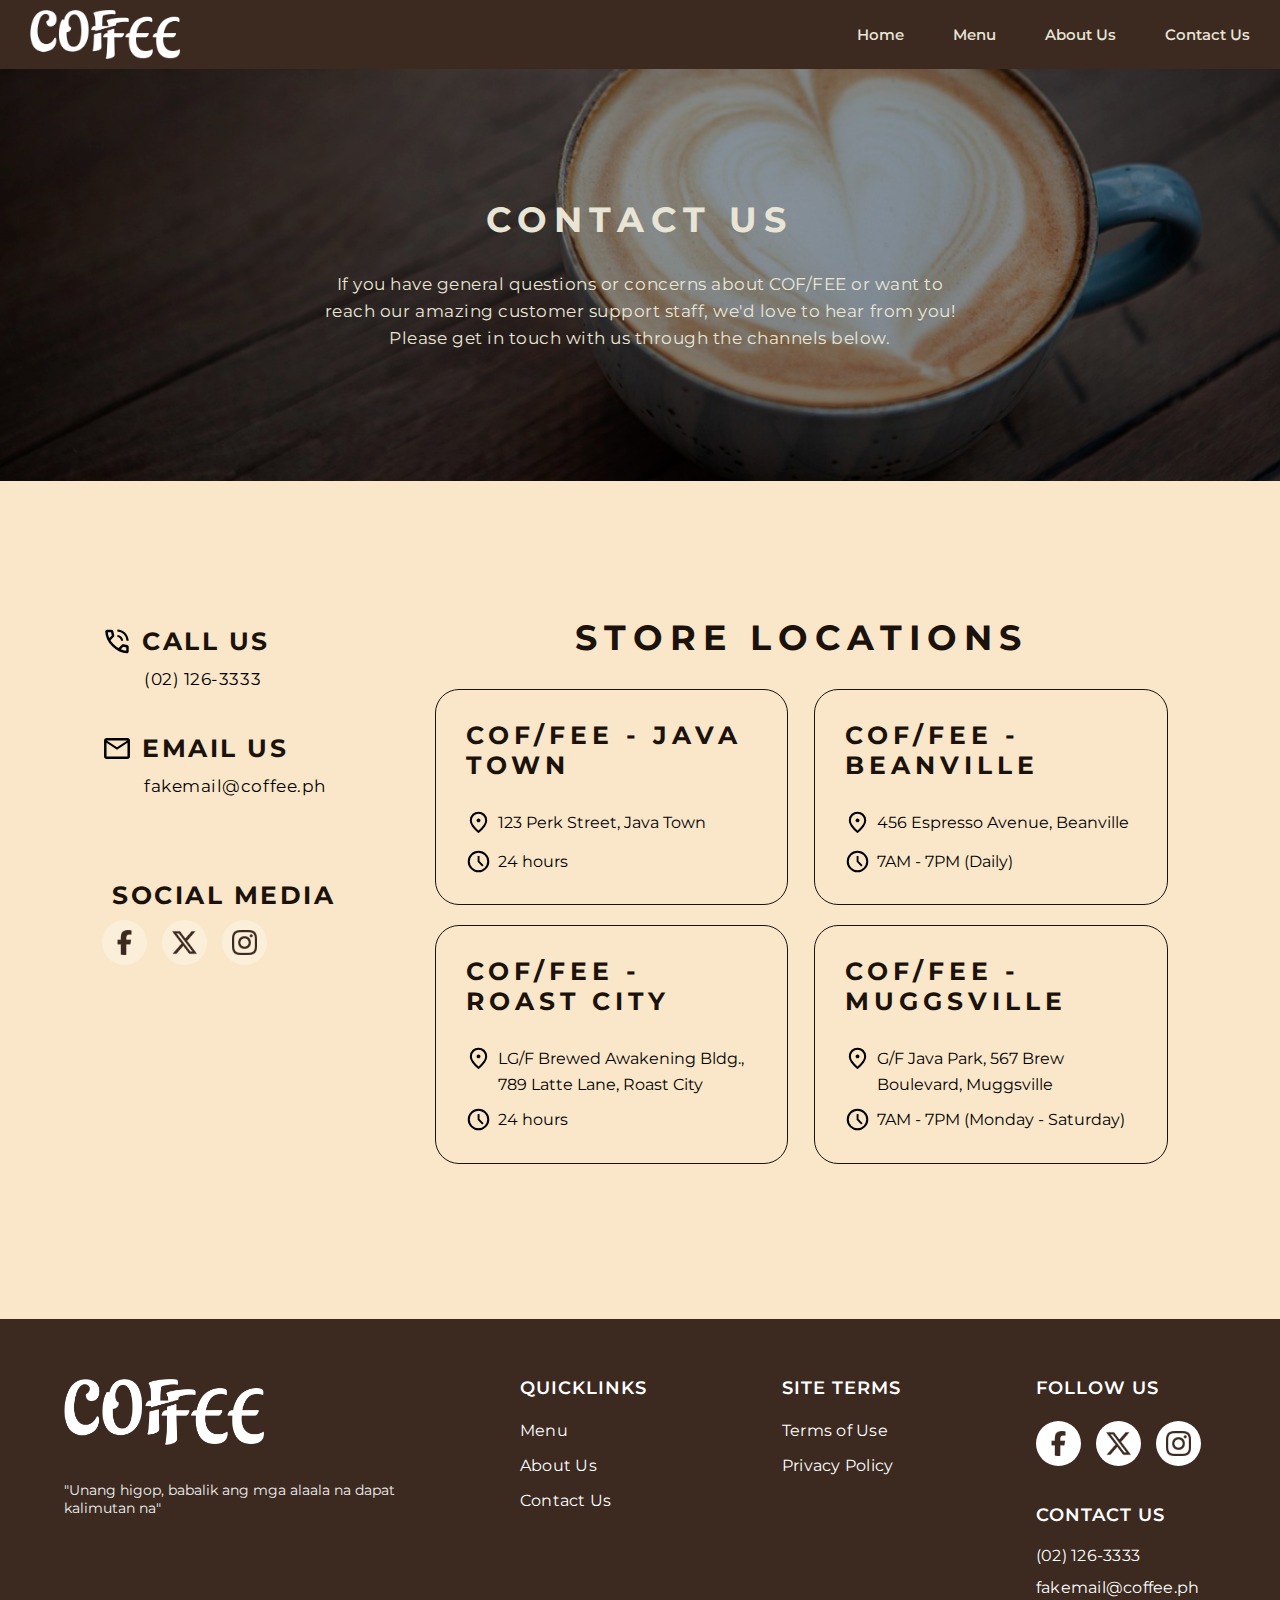
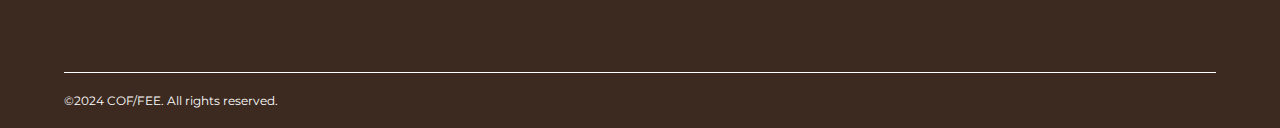
<file: pages/contact.html>
<!DOCTYPE html>
<html lang="en">
<head>
    <meta charset="UTF-8">
    <meta name="viewport" content="width=device-width, initial-scale=1.0">
    <title>COF/FEE</title>
    <link rel="stylesheet" href="../files/styles.css">
    <script src="../files/main.js"></script>
    <script src="https://code.jquery.com/jquery-3.7.1.js" integrity="sha256-eKhayi8LEQwp4NKxN+CfCh+3qOVUtJn3QNZ0TciWLP4=" crossorigin="anonymous"></script>
    <script src="../files/jquery-3.7.1.min.js"></script>
</head>
<script>
    $(function(){
      $("#header").load("header.html"); 
    });
    $(function(){
      $("#footer").load("footer.html");
    });
</script>
<body>
    <!--Navigation Bar-->
    <header id="header"></header>

    <!--Main-->
    <main>
      <div class="cct_wrapper">
        <section class="cct_first">
            <div class="cct_header">
                <h2 class="cct_hdr_h">CONTACT US</h2>
                <p class="cct_hdr_p">If you have general questions or concerns about COF/FEE or want to reach our amazing customer support staff, we'd love to hear from you! Please get in touch with us through the channels below.</p>
            </div>
        </section>
        <section class="cct_second">
            <div class="cct_contact">
                <div class="cct_call">
                    <div class="cct_callmail_img">
                        <svg xmlns="http://www.w3.org/2000/svg" height="31px" viewBox="0 -960 960 960" width="30px" fill="#000"><path d="M786.17-504.52q-5-120.44-89-204.72t-205-89.28v-66.79q73.49 2 138.23 31.07 64.73 29.06 113.3 77.91 48.56 48.85 77.63 113.61 29.06 64.76 31.06 138.2h-66.22Zm-175.78 0q-5-47.18-38.02-79.98-33.02-32.8-80.2-37.8v-66.22q75 5 127.5 57.28t57.5 126.72h-66.78Zm185.74 398.65q-119.45 0-242.46-57.13-123.02-57.13-228-162.11Q220.7-430.09 163.28-553.39q-57.41-123.3-57.41-242.18 0-25.01 16.89-42.07 16.9-17.06 41.67-17.06h140q23.61 0 38.98 13.68 15.37 13.67 21.07 37.72l26.93 116.59q3.2 21.14-1 37.45-4.19 16.3-16.94 27.92l-102.03 97.38q23.73 39.48 50.47 74.09 26.74 34.61 60.05 66.35 34.74 36.3 71.5 64.69t76.1 49l97.83-99.69q13.96-14.96 31.63-20.09 17.67-5.13 36.59-.87l107.69 24.3q24.05 6.83 37.72 23.4 13.68 16.56 13.68 39.95v138.4q0 25.09-17.1 41.83-17.1 16.73-41.47 16.73Zm-564.3-488.91 80.43-78.05-22.43-102.08H186.22q1.43 38.61 11.78 82.25 10.34 43.64 33.83 97.88Zm370.69 365.26q38.18 17.87 83.63 29.3 45.46 11.44 88.76 14v-104.64l-94.52-19.97-77.87 81.31ZM231.83-594.78Zm370.69 365.26Z"/></svg>
                        <h2 class="cct_callmail_h">CALL US</h2>
                    </div>
                    <div class="cct_callmail_content">
                        <p class="cct_callmail_p">(02) 126-3333</p>
                    </div>
                </div>
                <div class="cct_email">
                    <div class="cct_callmail_img">
                        <svg xmlns="http://www.w3.org/2000/svg" height="31px" viewBox="0 -960 960 960" width="30px" fill="#000"><path d="M145.09-145.87q-32.51 0-55.87-23.35-23.35-23.36-23.35-55.87v-509.82q0-32.74 23.35-56.26 23.36-23.53 55.87-23.53h669.82q32.74 0 56.26 23.53 23.53 23.52 23.53 56.26v509.82q0 32.51-23.53 55.87-23.52 23.35-56.26 23.35H145.09ZM480-443.91l-334.91-223v441.82h669.82v-441.82L480-443.91Zm0-73 330.91-218H150.09l329.91 218Zm-334.91-150v-68 509.82-441.82Z"/></svg>
                        <h2 class="cct_callmail_h">EMAIL US</h2>
                    </div>
                    <div class="cct_callmail_content">
                        <a href="mailto:fakemail@coffee.ph">
                            <p class="cct_callmail_p">fakemail@coffee.ph</p>
                        </a>
                    </div>
                </div>
                <div class="cct_follow">
                    <h2 class="cct_callmail_h cct_social">SOCIAL MEDIA</h2>
                    <ul class="social_list">
                        <li><a href="https://www.facebook.com/" class="social_link"><img src="../assets/FB.png" alt="Facebook" class="social_img"></a></li>
                        <li><a href="https://x.com/" class="social_link"><img src="../assets/X.png" alt="X" class="social_img"></a></li>
                        <li><a href="https://www.instagram.com/" class="social_link"><img src="../assets/IG.png" alt="Instagram" class="social_img"></a></li>
                    </ul>
                </div>
            </div>
            <div class="cct_location">
                <h2 class="cct_lct_h">STORE LOCATIONS</h2>
                <div class="lct_container">
                    <div class="lct_content">
                        <h2 class="lct_h">COF/FEE - JAVA TOWN</h2>
                        <div class="lct_address">
                            <div class="lct_img">
                                <svg xmlns="http://www.w3.org/2000/svg" height="25px" viewBox="0 -960 960 960" width="25px" fill="#000"><path d="M480.18-486.04q31.08 0 52.71-21.53 21.63-21.54 21.63-52.61 0-31.08-21.65-52.71-21.65-21.63-52.89-21.63-31.24 0-52.59 21.65-21.35 21.65-21.35 52.89 0 31.24 21.53 52.59 21.54 21.35 52.61 21.35ZM480-170.3q130.17-117.61 192.54-210.74 62.37-93.13 62.37-172.66 0-114.8-73.79-188.01-73.8-73.2-181.04-73.2t-181.11 73.2q-73.88 73.21-73.88 188.01 0 79.53 63.87 172.37Q352.83-288.48 480-170.3Zm0 104.43Q312.22-206.83 229.04-325.46q-83.17-118.63-83.17-228.24 0-155.49 100.76-248.24Q347.39-894.7 480-894.7q132.37 0 233.53 92.76Q814.7-709.19 814.7-553.7q0 109.61-83.46 228.24Q647.78-206.83 480-65.87ZM480-560Z"/></svg>
                            </div>
                            <p class="lct_p">123 Perk Street, Java Town</p>
                        </div>
                        <div class="lct_time">
                            <svg xmlns="http://www.w3.org/2000/svg" height="25px" viewBox="0 -960 960 960" width="25px" fill="#000" class="lct_img"><path d="m620.78-284.74 54.61-53.48-156.17-157.3v-195.22h-72.44v224.75l174 181.25ZM480.08-65.87q-85.47 0-160.94-32.55-75.48-32.56-131.81-88.87T98.44-319.04q-32.57-75.44-32.57-160.9 0-85.45 32.68-160.99 32.67-75.53 88.83-131.69t131.64-89.12Q394.5-894.7 480-894.7q85.5 0 160.98 32.96 75.48 32.96 131.64 89.12 56.16 56.16 89.12 131.64Q894.7-565.5 894.7-480q0 85.5-32.96 160.98-32.96 75.48-89.12 131.64-56.16 56.16-131.61 88.83-75.46 32.68-160.93 32.68ZM480-480Zm-.29 334.91q138.03 0 236.62-98.02 98.58-98.02 98.58-236.61 0-138.58-98.51-236.89-98.51-98.3-236.39-98.3-138.31 0-236.62 98.23-98.3 98.24-98.3 236.68 0 138.87 98.3 236.89 98.3 98.02 236.32 98.02Z"/></svg>
                            <p class="lct_p">24 hours</p>
                        </div>
                    </div>
                    <div class="lct_content">
                        <h2 class="lct_h">COF/FEE - BEANVILLE</h2>
                        <div class="lct_address">
                            <div class="lct_img">
                                <svg xmlns="http://www.w3.org/2000/svg" height="25px" viewBox="0 -960 960 960" width="25px" fill="#000"><path d="M480.18-486.04q31.08 0 52.71-21.53 21.63-21.54 21.63-52.61 0-31.08-21.65-52.71-21.65-21.63-52.89-21.63-31.24 0-52.59 21.65-21.35 21.65-21.35 52.89 0 31.24 21.53 52.59 21.54 21.35 52.61 21.35ZM480-170.3q130.17-117.61 192.54-210.74 62.37-93.13 62.37-172.66 0-114.8-73.79-188.01-73.8-73.2-181.04-73.2t-181.11 73.2q-73.88 73.21-73.88 188.01 0 79.53 63.87 172.37Q352.83-288.48 480-170.3Zm0 104.43Q312.22-206.83 229.04-325.46q-83.17-118.63-83.17-228.24 0-155.49 100.76-248.24Q347.39-894.7 480-894.7q132.37 0 233.53 92.76Q814.7-709.19 814.7-553.7q0 109.61-83.46 228.24Q647.78-206.83 480-65.87ZM480-560Z"/></svg>
                            </div>
                            <p class="lct_p">456 Espresso Avenue, Beanville</p>
                        </div>
                        <div class="lct_time">
                            <svg xmlns="http://www.w3.org/2000/svg" height="25px" viewBox="0 -960 960 960" width="25px" fill="#000" class="lct_img"><path d="m620.78-284.74 54.61-53.48-156.17-157.3v-195.22h-72.44v224.75l174 181.25ZM480.08-65.87q-85.47 0-160.94-32.55-75.48-32.56-131.81-88.87T98.44-319.04q-32.57-75.44-32.57-160.9 0-85.45 32.68-160.99 32.67-75.53 88.83-131.69t131.64-89.12Q394.5-894.7 480-894.7q85.5 0 160.98 32.96 75.48 32.96 131.64 89.12 56.16 56.16 89.12 131.64Q894.7-565.5 894.7-480q0 85.5-32.96 160.98-32.96 75.48-89.12 131.64-56.16 56.16-131.61 88.83-75.46 32.68-160.93 32.68ZM480-480Zm-.29 334.91q138.03 0 236.62-98.02 98.58-98.02 98.58-236.61 0-138.58-98.51-236.89-98.51-98.3-236.39-98.3-138.31 0-236.62 98.23-98.3 98.24-98.3 236.68 0 138.87 98.3 236.89 98.3 98.02 236.32 98.02Z"/></svg>
                            <p class="lct_p">7AM - 7PM (Daily)</p>
                        </div>
                    </div>
                    <div class="lct_content">
                        <h2 class="lct_h">COF/FEE - ROAST CITY</h2>
                        <div class="lct_address">
                            <div class="lct_img">
                                <svg xmlns="http://www.w3.org/2000/svg" height="25px" viewBox="0 -960 960 960" width="25px" fill="#000"><path d="M480.18-486.04q31.08 0 52.71-21.53 21.63-21.54 21.63-52.61 0-31.08-21.65-52.71-21.65-21.63-52.89-21.63-31.24 0-52.59 21.65-21.35 21.65-21.35 52.89 0 31.24 21.53 52.59 21.54 21.35 52.61 21.35ZM480-170.3q130.17-117.61 192.54-210.74 62.37-93.13 62.37-172.66 0-114.8-73.79-188.01-73.8-73.2-181.04-73.2t-181.11 73.2q-73.88 73.21-73.88 188.01 0 79.53 63.87 172.37Q352.83-288.48 480-170.3Zm0 104.43Q312.22-206.83 229.04-325.46q-83.17-118.63-83.17-228.24 0-155.49 100.76-248.24Q347.39-894.7 480-894.7q132.37 0 233.53 92.76Q814.7-709.19 814.7-553.7q0 109.61-83.46 228.24Q647.78-206.83 480-65.87ZM480-560Z"/></svg>
                            </div>
                            <p class="lct_p">LG/F Brewed Awakening Bldg., 789 Latte Lane, Roast City</p>
                        </div>
                        <div class="lct_time">
                            <svg xmlns="http://www.w3.org/2000/svg" height="25px" viewBox="0 -960 960 960" width="25px" fill="#000" class="lct_img"><path d="m620.78-284.74 54.61-53.48-156.17-157.3v-195.22h-72.44v224.75l174 181.25ZM480.08-65.87q-85.47 0-160.94-32.55-75.48-32.56-131.81-88.87T98.44-319.04q-32.57-75.44-32.57-160.9 0-85.45 32.68-160.99 32.67-75.53 88.83-131.69t131.64-89.12Q394.5-894.7 480-894.7q85.5 0 160.98 32.96 75.48 32.96 131.64 89.12 56.16 56.16 89.12 131.64Q894.7-565.5 894.7-480q0 85.5-32.96 160.98-32.96 75.48-89.12 131.64-56.16 56.16-131.61 88.83-75.46 32.68-160.93 32.68ZM480-480Zm-.29 334.91q138.03 0 236.62-98.02 98.58-98.02 98.58-236.61 0-138.58-98.51-236.89-98.51-98.3-236.39-98.3-138.31 0-236.62 98.23-98.3 98.24-98.3 236.68 0 138.87 98.3 236.89 98.3 98.02 236.32 98.02Z"/></svg>
                            <p class="lct_p">24 hours</p>
                        </div>
                    </div>
                    <div class="lct_content">
                        <h2 class="lct_h">COF/FEE - MUGGSVILLE</h2>
                        <div class="lct_address">
                            <div class="lct_img">
                                <svg xmlns="http://www.w3.org/2000/svg" height="25px" viewBox="0 -960 960 960" width="25px" fill="#000"><path d="M480.18-486.04q31.08 0 52.71-21.53 21.63-21.54 21.63-52.61 0-31.08-21.65-52.71-21.65-21.63-52.89-21.63-31.24 0-52.59 21.65-21.35 21.65-21.35 52.89 0 31.24 21.53 52.59 21.54 21.35 52.61 21.35ZM480-170.3q130.17-117.61 192.54-210.74 62.37-93.13 62.37-172.66 0-114.8-73.79-188.01-73.8-73.2-181.04-73.2t-181.11 73.2q-73.88 73.21-73.88 188.01 0 79.53 63.87 172.37Q352.83-288.48 480-170.3Zm0 104.43Q312.22-206.83 229.04-325.46q-83.17-118.63-83.17-228.24 0-155.49 100.76-248.24Q347.39-894.7 480-894.7q132.37 0 233.53 92.76Q814.7-709.19 814.7-553.7q0 109.61-83.46 228.24Q647.78-206.83 480-65.87ZM480-560Z"/></svg>
                            </div>
                            <p class="lct_p">G/F Java Park, 567 Brew Boulevard, Muggsville</p>
                        </div>
                        <div class="lct_time">
                            <svg xmlns="http://www.w3.org/2000/svg" height="25px" viewBox="0 -960 960 960" width="25px" fill="#000" class="lct_img"><path d="m620.78-284.74 54.61-53.48-156.17-157.3v-195.22h-72.44v224.75l174 181.25ZM480.08-65.87q-85.47 0-160.94-32.55-75.48-32.56-131.81-88.87T98.44-319.04q-32.57-75.44-32.57-160.9 0-85.45 32.68-160.99 32.67-75.53 88.83-131.69t131.64-89.12Q394.5-894.7 480-894.7q85.5 0 160.98 32.96 75.48 32.96 131.64 89.12 56.16 56.16 89.12 131.64Q894.7-565.5 894.7-480q0 85.5-32.96 160.98-32.96 75.48-89.12 131.64-56.16 56.16-131.61 88.83-75.46 32.68-160.93 32.68ZM480-480Zm-.29 334.91q138.03 0 236.62-98.02 98.58-98.02 98.58-236.61 0-138.58-98.51-236.89-98.51-98.3-236.39-98.3-138.31 0-236.62 98.23-98.3 98.24-98.3 236.68 0 138.87 98.3 236.89 98.3 98.02 236.32 98.02Z"/></svg>
                            <p class="lct_p">7AM - 7PM (Monday - Saturday)</p>
                        </div>
                    </div>
                </div>
            </div>
        </section>
    </div>
    </main>

    <!--Footer-->
    <footer id="footer"></footer>

</body>
</html>
</file>
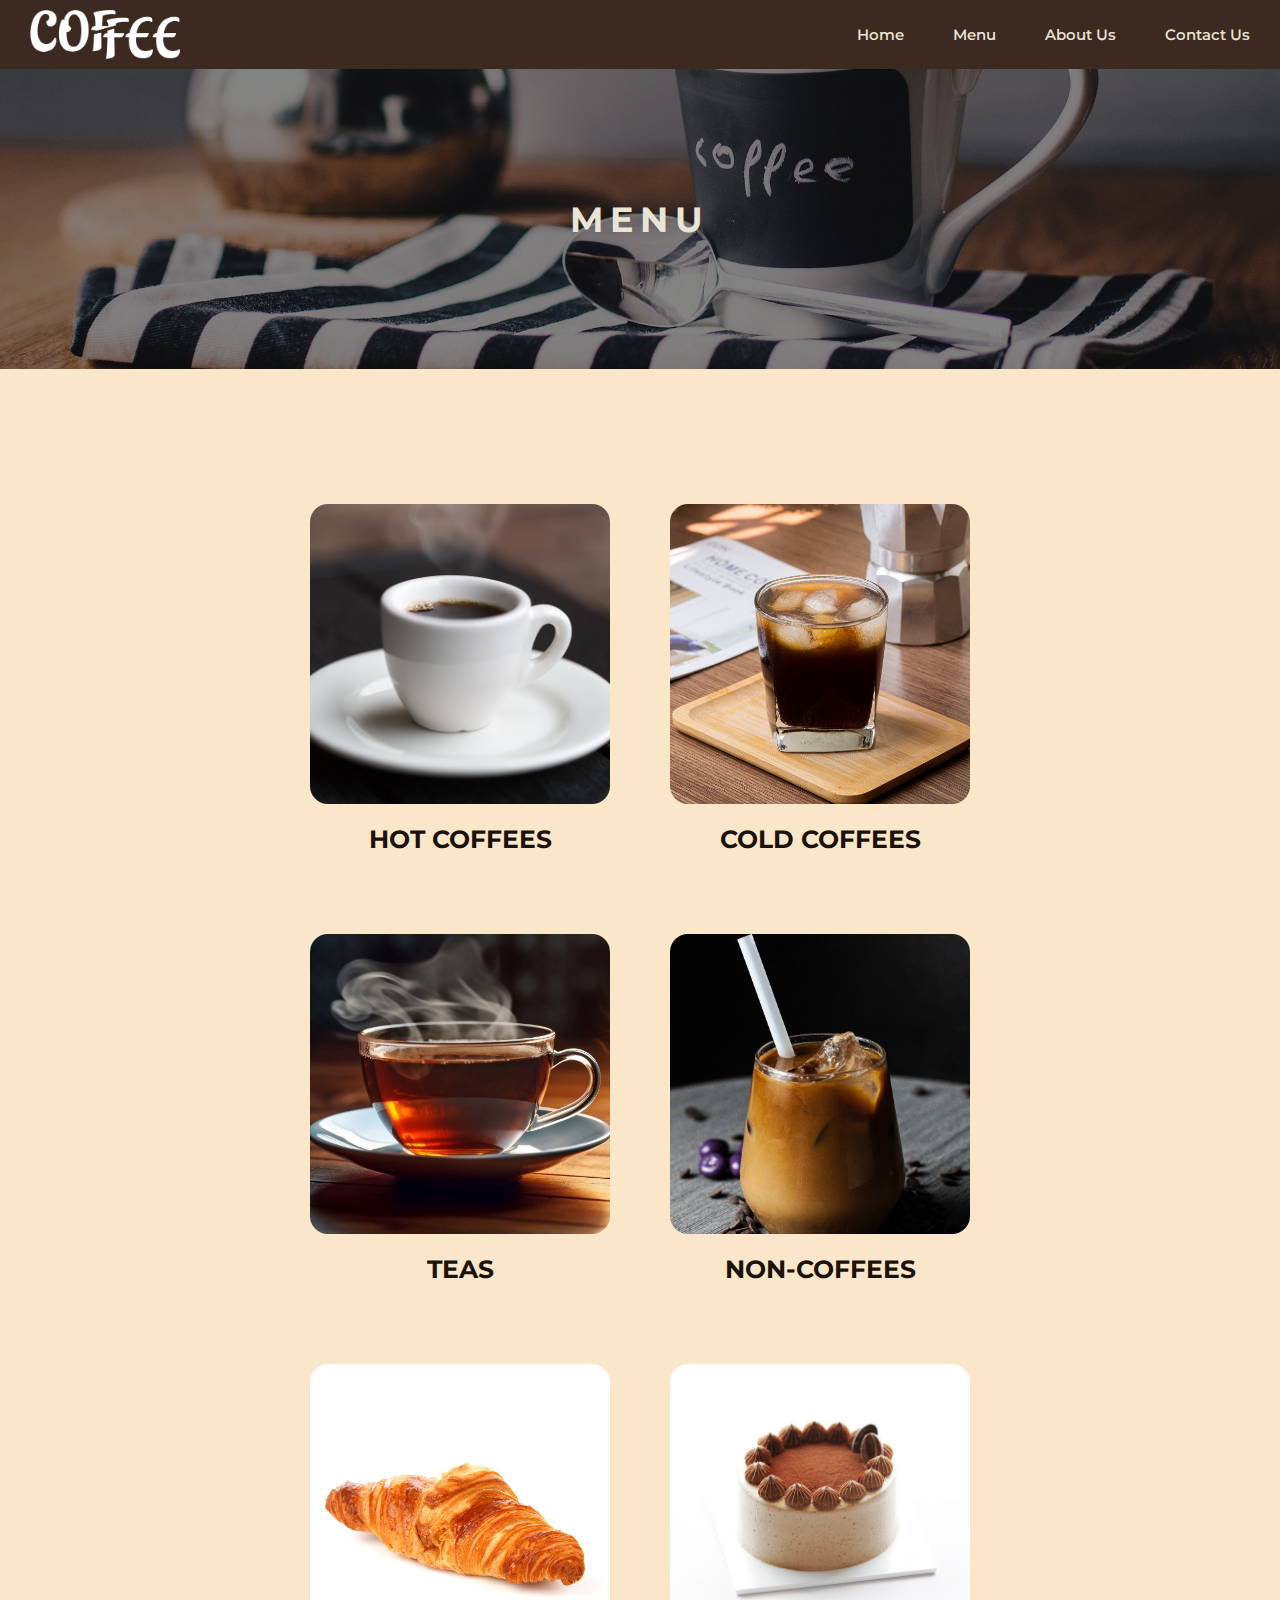
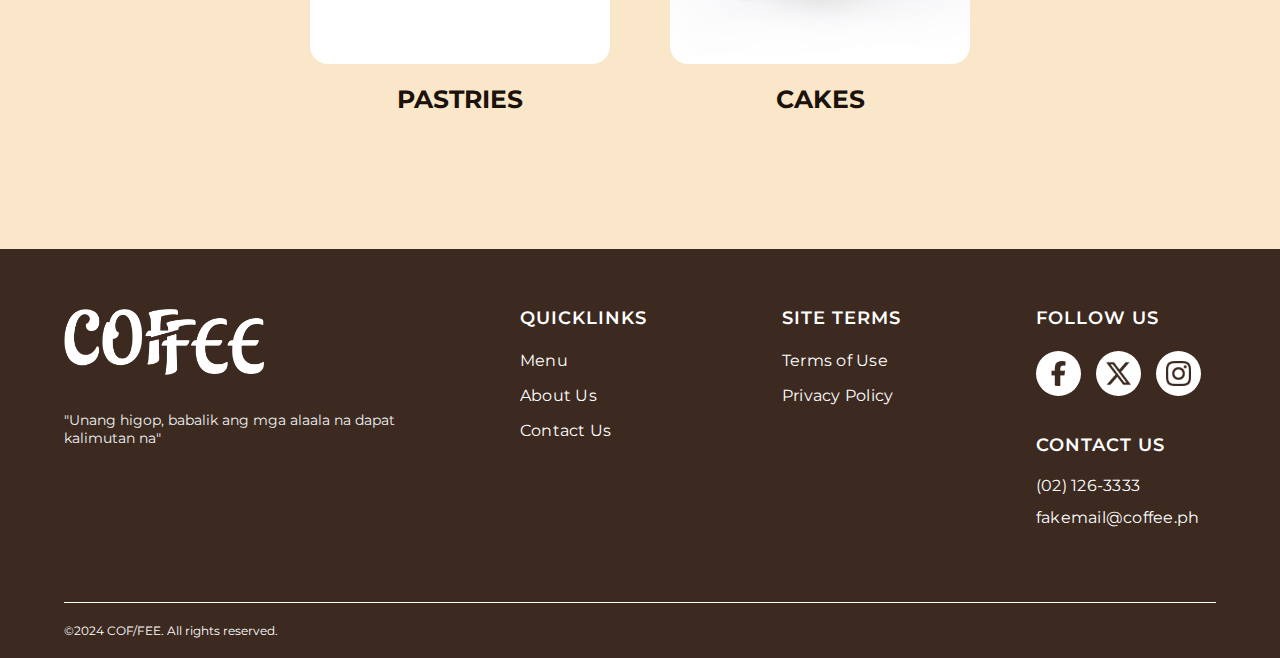
<file: pages/menu.html>
<!DOCTYPE html>
<html lang="en">
<head>
    <meta charset="UTF-8">
    <meta name="viewport" content="width=device-width, initial-scale=1.0">
    <title>COF/FEE</title>
    <link rel="stylesheet" href="../files/styles.css">
    <script src="../files/main.js"></script>
    <script src="https://code.jquery.com/jquery-3.7.1.js" integrity="sha256-eKhayi8LEQwp4NKxN+CfCh+3qOVUtJn3QNZ0TciWLP4=" crossorigin="anonymous"></script>
    <script src="../files/jquery-3.7.1.min.js"></script>
</head>
<script>
    $(function(){
      $("#header").load("header.html"); 
    });
    $(function(){
      $("#footer").load("footer.html");
    });
</script>
<body>
    <!--Navigation Bar-->
    <header id="header"></header>

    <!--Main-->
    <main>
      <div class="mn_wrapper">
        <section class="mn_first">
            <div class="mn_header">
                <h2 class="mn_hdr_h">MENU</h2>
            </div>
        </section>
        <section class="mn_second">
          <div class="mn_scnd_container">
            <div class="mn_prdcts_container">
              <div class="mn_prdcts">
                <article class="mn_prdcts_1">
                  <a href="" class="mn_prdcts_link">
                    <div class="mn_prdcts_pic">
                      <picture>
                        <source src="../assets/hot-coffee.jpg">
                        <img src="../assets/hot-coffee.jpg" alt="Hot Coffee">
                      </picture>
                    </div>
                    <div class="mn_prdcts_txt">
                      <p>HOT COFFEES</p>
                    </div>
                  </a>
                </article>
              </div>
              <div class="mn_prdcts">
                <article class="mn_prdcts_2">
                  <a href="" class="mn_prdcts_link">
                    <div class="mn_prdcts_pic">
                      <picture>
                        <source src="../assets/cold-coffee.jpg">
                        <img src="../assets/cold-coffee.jpg" alt="Cold Coffee">
                      </picture>
                    </div>
                    <div class="mn_prdcts_txt">
                      <p>COLD COFFEES</p>
                    </div>
                  </a>
                </article>
              </div>
              <div class="mn_prdcts">
                <article class="mn_prdcts_3">
                  <a href="" class="mn_prdcts_link">
                    <div class="mn_prdcts_pic">
                      <picture>
                        <source src="../assets/tea.jpg">
                        <img src="../assets/tea.jpg" alt="Tea">
                      </picture>
                    </div>
                    <div class="mn_prdcts_txt">
                      <p>TEAS</p>
                    </div>
                  </a>
                </article>
              </div>
              <div class="mn_prdcts">
                <article class="mn_prdcts_4">
                  <a href="" class="mn_prdcts_link">
                    <div class="mn_prdcts_pic">
                      <picture>
                        <source src="../assets/non-coffee.png">
                        <img src="../assets/non-coffee.png" alt="Non-Coffee">
                      </picture>
                    </div>
                    <div class="mn_prdcts_txt">
                      <p>NON-COFFEES</p>
                    </div>
                  </a>
                </article>
              </div>
              <div class="mn_prdcts">
                <article class="mn_prdcts_5">
                  <a href="" class="mn_prdcts_link">
                    <div class="mn_prdcts_pic">
                      <picture>
                        <source src="../assets/pastries.jpg">
                        <img src="../assets/pastries.jpg" alt="Pastries">
                      </picture>
                    </div>
                    <div class="mn_prdcts_txt">
                      <p>PASTRIES</p>
                    </div>
                  </a>
                </article>
              </div>
              <div class="mn_prdcts">
                <article class="mn_prdcts_6">
                  <a href="" class="mn_prdcts_link">
                    <div class="mn_prdcts_pic">
                      <picture>
                        <source srcset="../assets/cake.jpg">
                        <img src="../assets/cake.jpg" alt="Cake">
                      </picture>
                    </div>
                    <div class="mn_prdcts_txt">
                      <p>CAKES</p>
                    </div>
                  </a>
                </article>
              </div>
            </div>
          </div>
        </section>
      </div>
    </main>

    <!--Footer-->
    <footer id="footer"></footer>

</body>
</html>
</file>
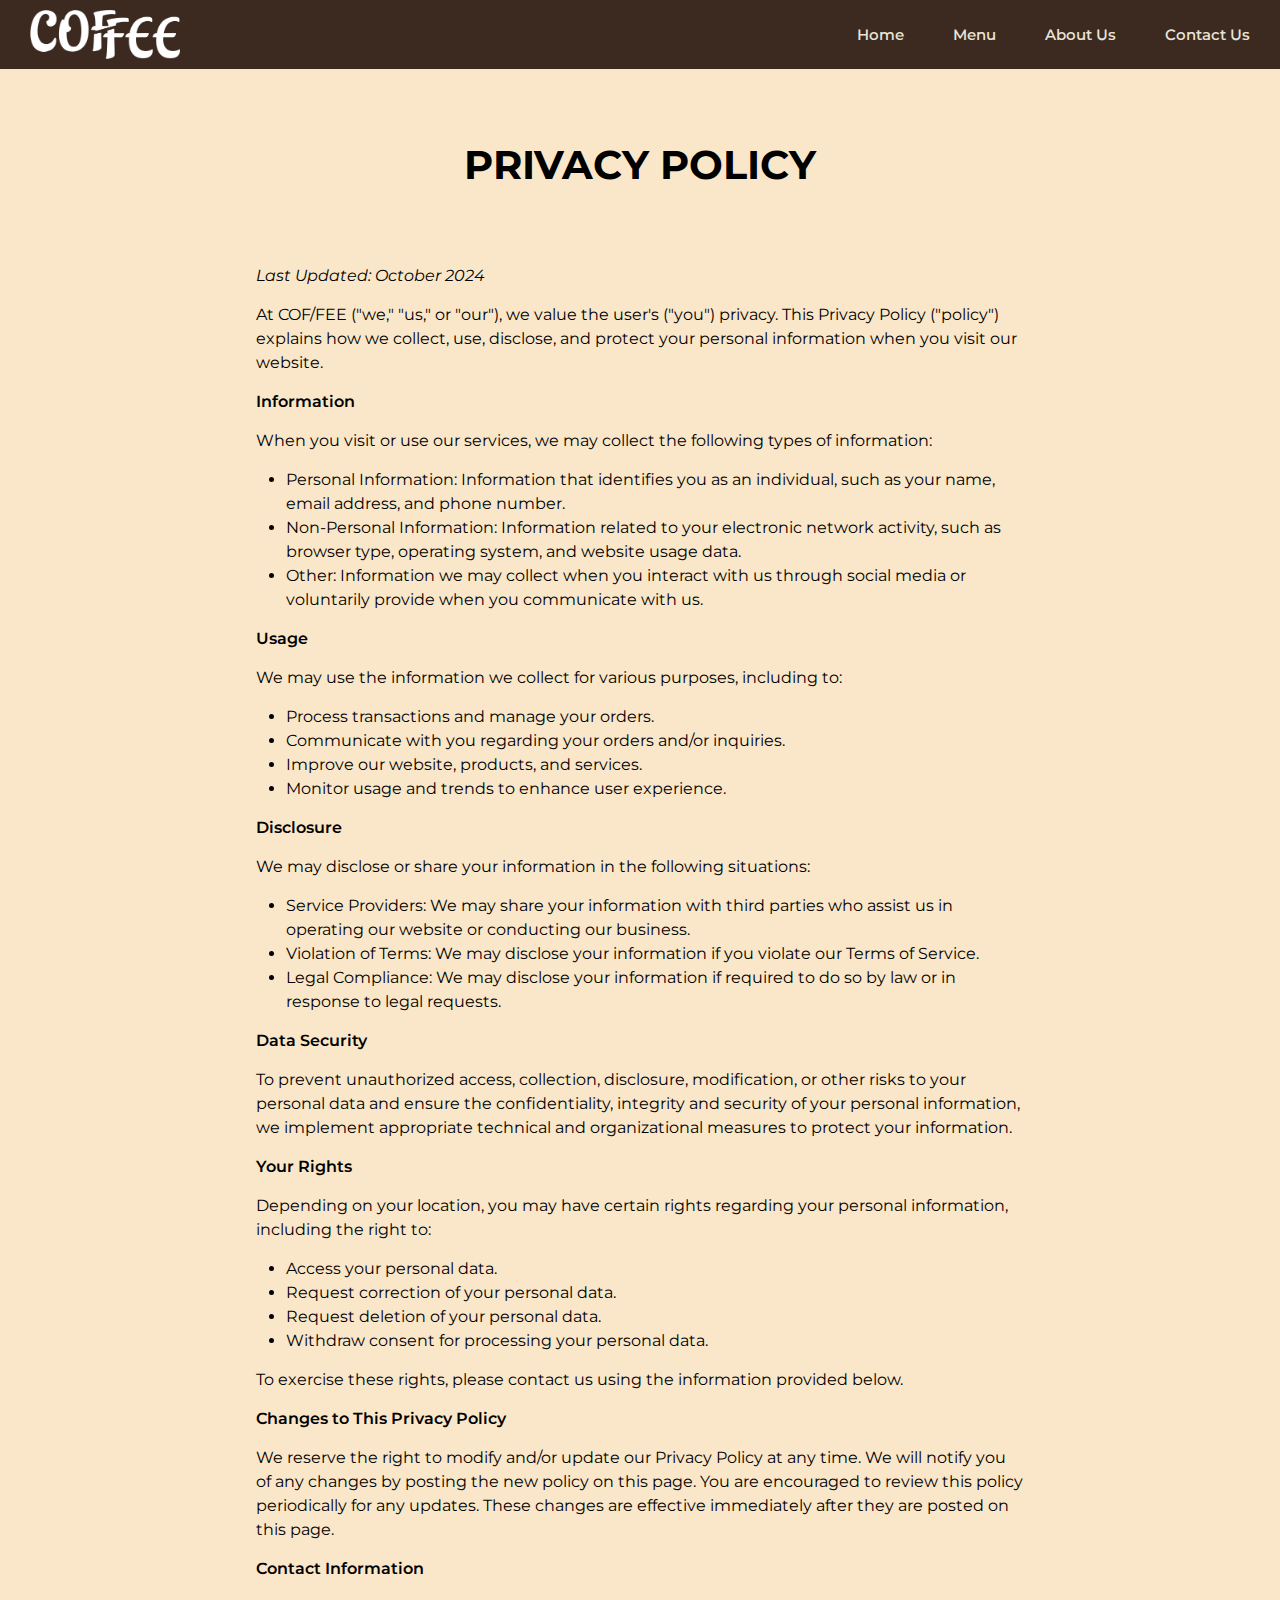
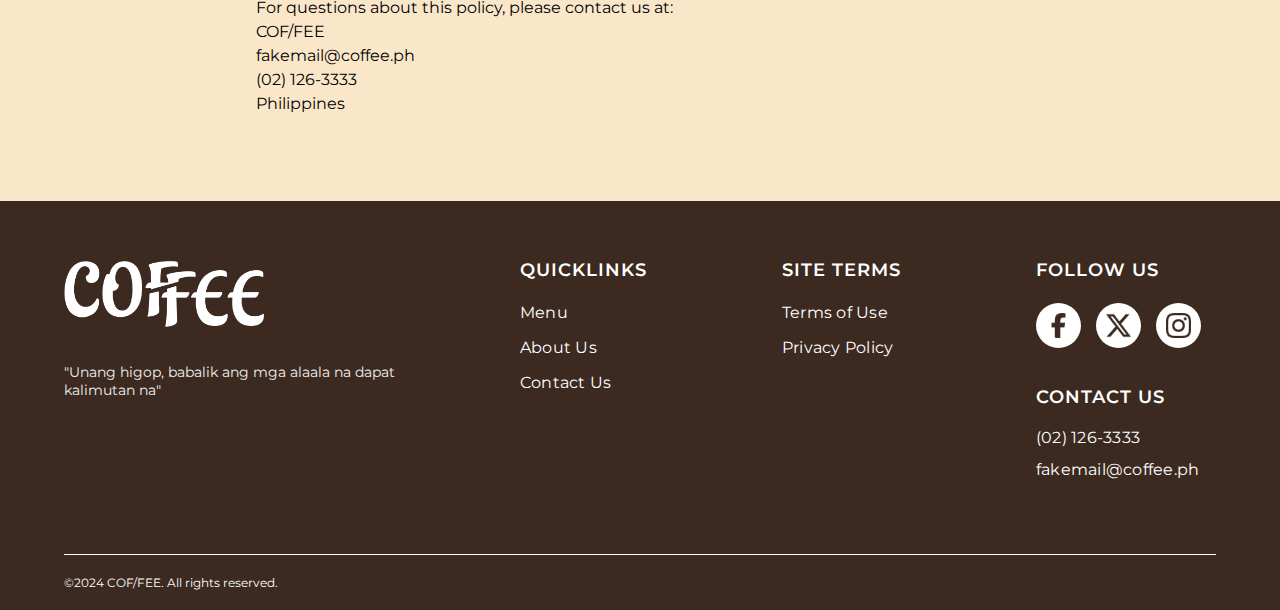
<file: pages/privacy.html>
<!DOCTYPE html>
<html lang="en">
<head>
    <meta charset="UTF-8">
    <meta name="viewport" content="width=device-width, initial-scale=1.0">
    <title>COF/FEE</title>
    <link rel="stylesheet" href="../files/styles.css">
    <script src="../files/main.js"></script>
    <script src="https://code.jquery.com/jquery-3.7.1.js" integrity="sha256-eKhayi8LEQwp4NKxN+CfCh+3qOVUtJn3QNZ0TciWLP4=" crossorigin="anonymous"></script>
    <script src="../files/jquery-3.7.1.min.js"></script>
</head>
<script>
    $(function(){
      $("#header").load("header.html"); 
    });
    $(function(){
      $("#footer").load("footer.html");
    });
</script>
<body>
    <!--Navigation Bar-->
    <header id="header"></header>

    <!--Main-->
    <main>
      <div class="terms_container">
        <div class="terms_header">
          <h1>PRIVACY POLICY</h1>
        </div>
        <div class="terms_text">
          <p><em>Last Updated: October 2024</em></p>
          <p>At COF/FEE ("we," "us," or "our"), we value the user's ("you") privacy. This Privacy Policy ("policy") explains how we collect, use, disclose, and protect your personal information when you visit our website.</p>
          <p class="terms_text_h">Information</p>
          <p>When you visit or use our services, we may collect the following types of information:</p>
          <ul class="terms_list">
            <li>Personal Information: Information that identifies you as an individual, such as your name, email address, and phone number.</li>
            <li>Non-Personal Information: Information related to your electronic network activity, such as browser type, operating system, and website usage data.</li>
            <li>Other: Information we may collect when you interact with us through social media or voluntarily provide when you communicate with us.</li>
          </ul>
          <p class="terms_text_h">Usage</p>
          <p>We may use the information we collect for various purposes, including to:</p>
          <ul class="terms_list">
            <li>Process transactions and manage your orders.</li>
            <li>Communicate with you regarding your orders and/or inquiries.</li>
            <li>Improve our website, products, and services.</li>
            <li>Monitor usage and trends to enhance user experience.</li>
          </ul>
          <p class="terms_text_h">Disclosure</p>
          <p>We may disclose or share your information in the following situations:</p>
          <ul class="terms_list">
            <li>Service Providers: We may share your information with third parties who assist us in operating our website or conducting our business.</li>
            <li>Violation of Terms: We may disclose your information if you violate our Terms of Service.</li>
            <li>Legal Compliance: We may disclose your information if required to do so by law or in response to legal requests.</li>
          </ul>
          <p class="terms_text_h">Data Security</p>
          <p>To prevent unauthorized access, collection, disclosure, modification, or other risks to your personal data and ensure the confidentiality, integrity and security of your personal information, we implement appropriate technical and organizational measures to protect your information.</p>
          <p class="terms_text_h">Your Rights</p>
          <p>Depending on your location, you may have certain rights regarding your personal information, including the right to:</p>
          <ul class="terms_list">
            <li>Access your personal data.</li>
            <li>Request correction of your personal data.</li>
            <li>Request deletion of your personal data.</li>
            <li>Withdraw consent for processing your personal data.</li>
          </ul>
          <p>To exercise these rights, please contact us using the information provided below.</p>
          <p class="terms_text_h">Changes to This Privacy Policy</p>
          <p>We reserve the right to modify and/or update our Privacy Policy at any time. We will notify you of any changes by posting the new policy on this page. You are encouraged to review this policy periodically for any updates. These changes are effective immediately after they are posted on this page. </p>
          <p class="terms_text_h">Contact Information</p>
          <p>For questions about this policy, please contact us at:
            <br>
            COF/FEE
            <br>
            fakemail@coffee.ph
            <br>
            (02) 126-3333
            <br>
            Philippines
          </p>
        </div>
      </div>
    </main>

    <!--Footer-->
    <footer id="footer"></footer>

</body>
</html>
</file>
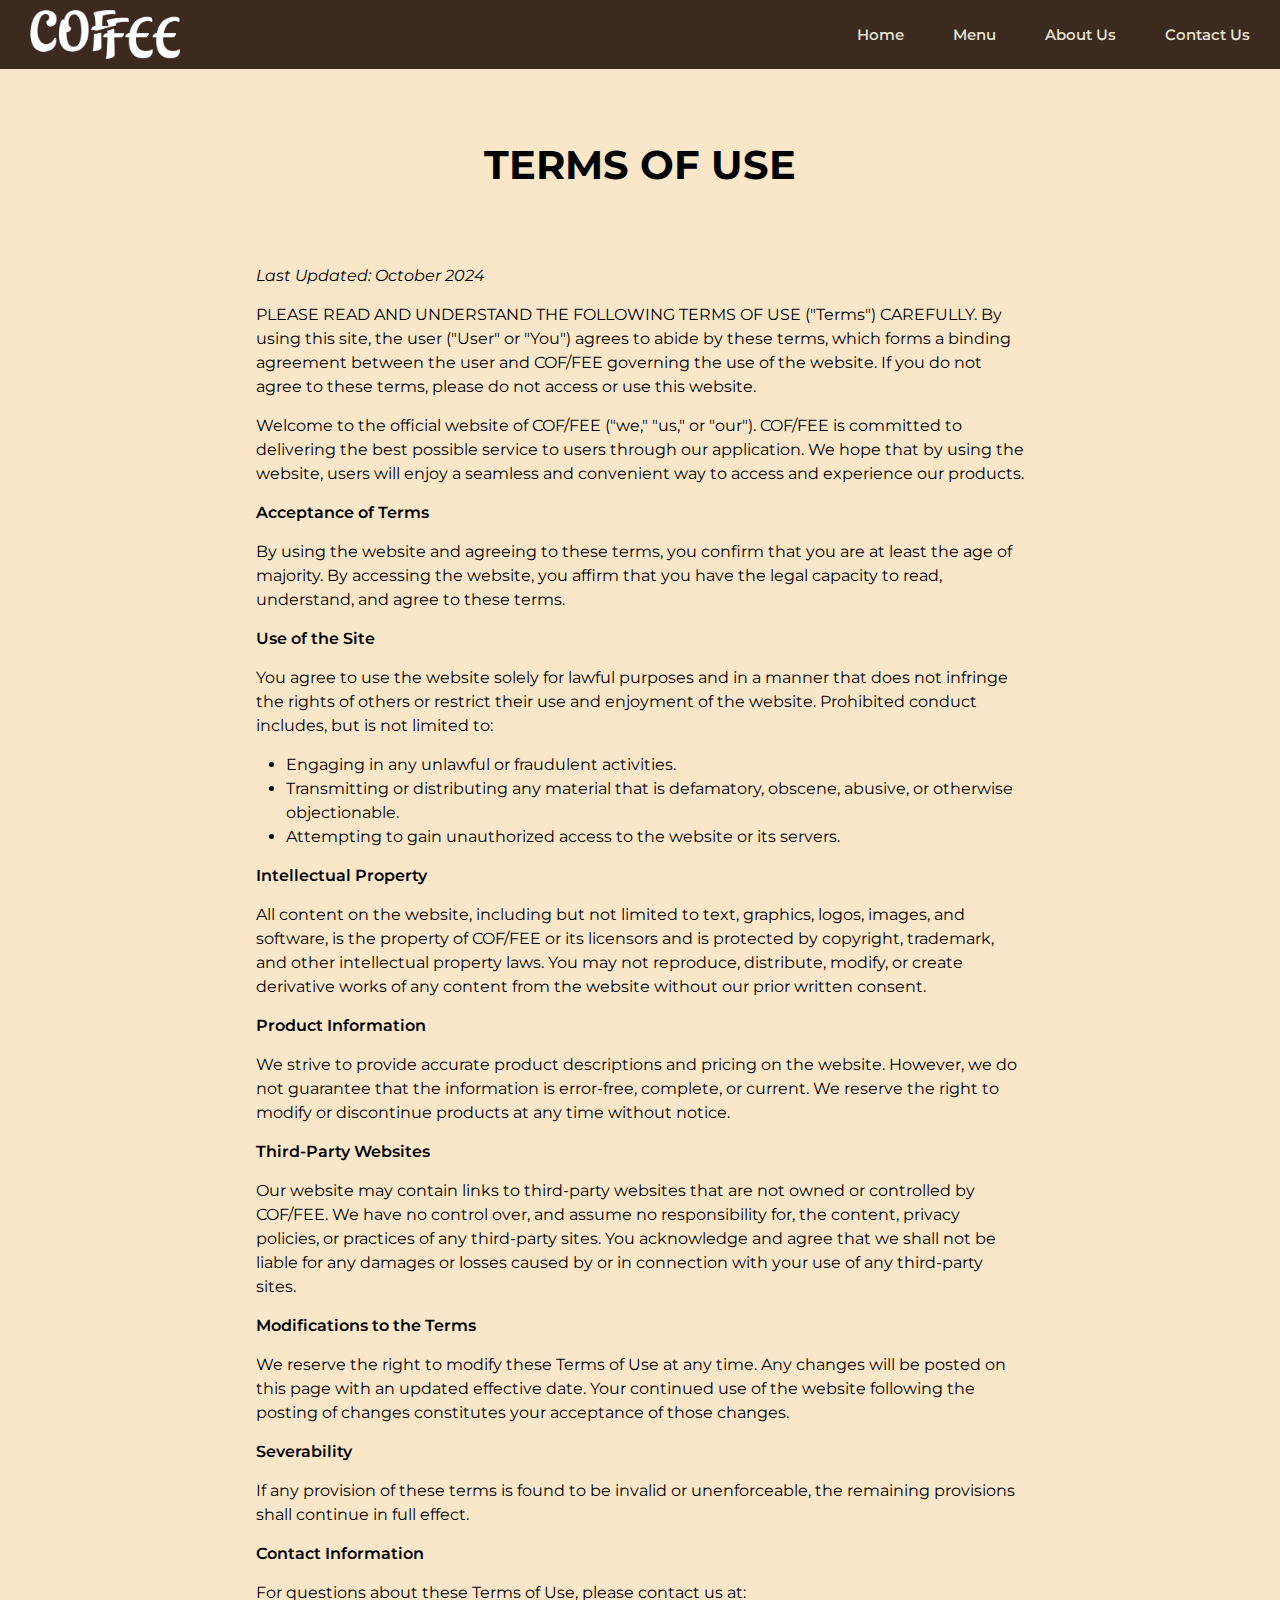
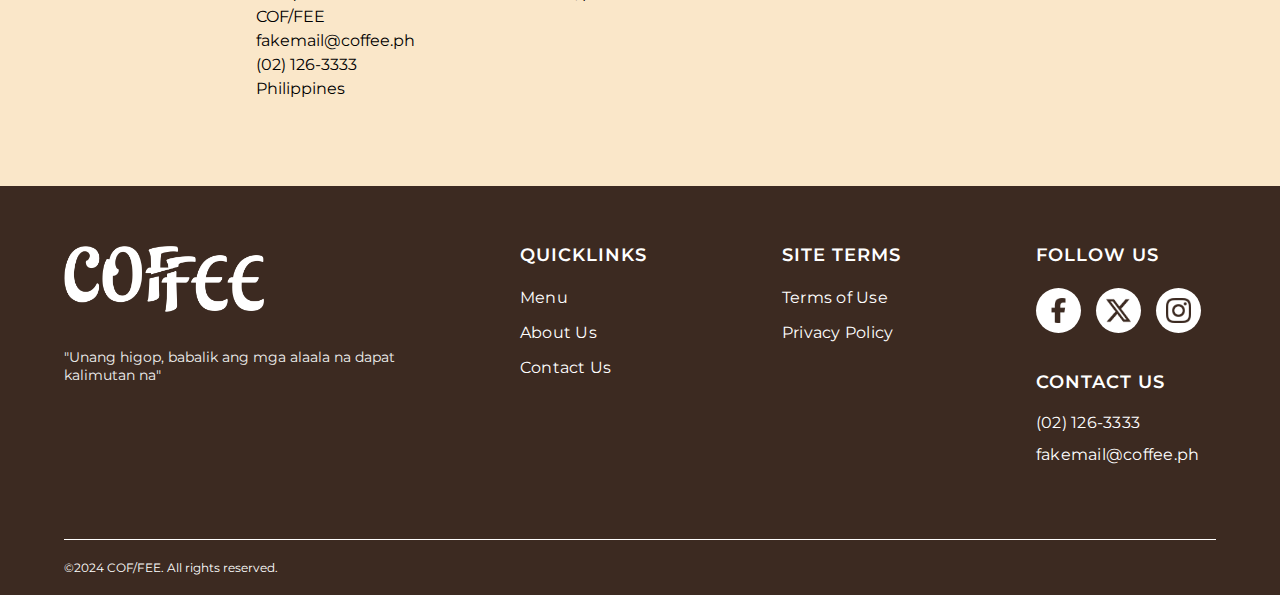
<file: pages/terms.html>
<!DOCTYPE html>
<html lang="en">
<head>
    <meta charset="UTF-8">
    <meta name="viewport" content="width=device-width, initial-scale=1.0">
    <title>COF/FEE</title>
    <link rel="stylesheet" href="../files/styles.css">
    <script src="../files/main.js"></script>
    <script src="https://code.jquery.com/jquery-3.7.1.js" integrity="sha256-eKhayi8LEQwp4NKxN+CfCh+3qOVUtJn3QNZ0TciWLP4=" crossorigin="anonymous"></script>
    <script src="../files/jquery-3.7.1.min.js"></script>
</head>
<script>
    $(function(){
      $("#header").load("header.html"); 
    });
    $(function(){
      $("#footer").load("footer.html");
    });
</script>
<body>
    <!--Navigation Bar-->
    <header id="header"></header>

    <!--Main-->
    <main>
      <div class="terms_container">
        <div class="terms_header">
          <h1>TERMS OF USE</h1>
        </div>
        <div class="terms_text">
          <p><em>Last Updated: October 2024</em></p>
          <p>PLEASE READ AND UNDERSTAND THE FOLLOWING TERMS OF USE ("Terms") CAREFULLY.
          By using this site, the user ("User" or "You") agrees to abide by these terms, which forms a binding agreement between the user and COF/FEE governing the use of the website. If you do not agree to these terms, please do not access or use this website.</p>
          <p>Welcome to the official website of COF/FEE ("we," "us," or "our"). COF/FEE is committed to delivering the best possible service to users through our application. We hope that by using the website, users will enjoy a seamless and convenient way to access and experience our products.</p>
          <p class="terms_text_h">Acceptance of Terms</p>
          <p>By using the website and agreeing to these terms, you confirm that you are at least the age of majority. By accessing the website, you affirm that you have the legal capacity to read, understand, and agree to these terms.</p>
          <p class="terms_text_h">Use of the Site</p>
          <p>You agree to use the website solely for lawful purposes and in a manner that does not infringe the rights of others or restrict their use and enjoyment of the website. Prohibited conduct includes, but is not limited to:</p>
          <ul class="terms_list">
            <li>Engaging in any unlawful or fraudulent activities.</li>
            <li>Transmitting or distributing any material that is defamatory, obscene, abusive, or otherwise objectionable.</li>
            <li>Attempting to gain unauthorized access to the website or its servers.</li>
          </ul>
          <p class="terms_text_h">Intellectual Property</p>
          <p>All content on the website, including but not limited to text, graphics, logos, images, and software, is the property of COF/FEE or its licensors and is protected by copyright, trademark, and other intellectual property laws. You may not reproduce, distribute, modify, or create derivative works of any content from the website without our prior written consent.</p>
          <p class="terms_text_h">Product Information</p>
          <p>We strive to provide accurate product descriptions and pricing on the website. However, we do not guarantee that the information is error-free, complete, or current. We reserve the right to modify or discontinue products at any time without notice.</p>
          <p class="terms_text_h">Third-Party Websites</p>
          <p>Our website may contain links to third-party websites that are not owned or controlled by COF/FEE. We have no control over, and assume no responsibility for, the content, privacy policies, or practices of any third-party sites. You acknowledge and agree that we shall not be liable for any damages or losses caused by or in connection with your use of any third-party sites.</p>
          <p class="terms_text_h">Modifications to the Terms</p>
          <p>We reserve the right to modify these Terms of Use at any time. Any changes will be posted on this page with an updated effective date. Your continued use of the website following the posting of changes constitutes your acceptance of those changes.</p>
          <p class="terms_text_h">Severability</p>
          <p>If any provision of these terms is found to be invalid or unenforceable, the remaining provisions shall continue in full effect.</p>
          <p class="terms_text_h">Contact Information</p>
          <p>For questions about these Terms of Use, please contact us at:
            <br>
            COF/FEE
            <br>
            fakemail@coffee.ph
            <br>
            (02) 126-3333
            <br>
            Philippines
          </p>
        </div>
      </div>
    </main>

    <!--Footer-->
    <footer id="footer"></footer>

</body>
</html>
</file>
<file: files/styles.css>
@import url('https://fonts.googleapis.com/css2?family=Montserrat:ital,wght@0,100..900;1,100..900&display=swap');
@import url('https://fonts.googleapis.com/css2?family=Varela+Round&display=swap');
@import url('https://fonts.googleapis.com/css2?family=Comfortaa:wght@300..700&display=swap');
@import url('https://fonts.googleapis.com/css2?family=Barlow:ital,wght@0,100;0,200;0,300;0,400;0,500;0,600;0,700;0,800;0,900;1,100;1,200;1,300;1,400;1,500;1,600;1,700;1,800;1,900&display=swap');
@import url('https://fonts.googleapis.com/css2?family=Lexend:wght@100..900&display=swap');

::-webkit-scrollbar{
    width: 10px;
}

::-webkit-scrollbar-track{
    background: #D5CEA3;
}

::-webkit-scrollbar-thumb{
    background: #1A120B;
    border-radius: 10px;
}

*{
    margin: 0;
    padding: 0;
    font-family: 'Montserrat', Verdana, sans-serif;
}

html{
    scroll-behavior: smooth;
}

.go_top{
    display: none;
    position: fixed;
    bottom: 20px;
    right: 30px;
    z-index: 99;
    border: none;
    background-color: #1A120B;
    cursor: pointer;
    padding: 0.6em;
    border-radius: 10px;
}
  
.go_top:hover{
    background-color: #C68B59;
    transition: .3s ease;
}

.scroll_top_button{
    width: 2.5em;
    height: auto;
}

li{
    list-style: none;
}

img{
    vertical-align: middle;
}

picture{
    display: block;
}

a{
    text-decoration: none;
}

/*------start of header------*/
.nav_container{
    background-color: #3C2A21;
    padding: 10px 0;
    top: 0;
    position: fixed;
    transition: transform 0.2s;
    z-index: 4;
    width: 100%;
}

.nav_hidden{
    transform: translateY(-70px);
}

.nav_main{
    width: 100%;
    margin: 0 auto;
    overflow: hidden;
    display: flex;
    justify-content: space-between;
    align-items: center;
}

.nav_logo{
    width: 100px;
    height: auto;
    flex: 0 0 150px;
    margin-left: 30px;
    cursor: pointer;
    transform: scale(1);
    transition: .3s ease;
}

.nav_logo:hover{
    transform: scale(.95);
    transition: .3s ease;
}

.nav_button{
    list-style: none;
    display: flex;
    align-items: center;
}

.nav_button ul{
    margin-right: 15px;
}

.nav_button li{
    display: inline-flex;
    margin-right: 15px;
}

.nav_button li:last-child{
    margin-right: 0px;
}

.nav_link{
    color: #E9E5D6;
    font-size: 0.938rem;
    font-weight: 550;
    padding: 0 15px;
    transform: scale(1);
    transition: .3s ease;
}

.nav_link:hover{
    color: #1F7A8C;
    transform: scale(.96);
    transition: .3s ease;
}

.hamburger{
    position: relative;
    display: none;
    flex-flow: row wrap;
    align-items: center;
    width: 28px;
    height: 41px;
    transition: .4s ease-in-out;
    margin: 0 20px;
    cursor: pointer;
}

.hamburger_line{
    border-radius: 10px;
    height: 3px;
    background-color: white;
    transition: .4s ease-in-out;
}

.hamburger_top{
    top: 10px;
}

.hamburger_bot{
    bottom: 10px;
}

.hamburger_top, .hamburger_mid, .hamburger_bot{
    position: absolute;
    left: 0;
    right: 0;
    margin: 17px auto;
}

.sidebar_container{
    position: fixed;
    top: 0;
    right: -100%;
    height: 100vh;
    width: 250px;
    z-index: 5;
    background-color: #ecd1a7;
    box-shadow: -2px 0 2px rgb(36, 22, 0);
    display: flex;
    padding: 25px 0;
    opacity: 0;
    transform: translateX(100%);
    transition: 0.75s ease-in-out;
}

.sidebar_active{
    right: 0;
    transform: translateX(0%);
    opacity: 1;
}

.sidebar_logo_close{
    display: flex;
    justify-content: space-between;
    margin-bottom: 30px;
    padding: 0 25px;
}

.sidebar_logo{
    width: 70%;
    height: auto;
}

.sidebar_x{
    width: auto;
    height: 35px;
    cursor: pointer;
}

.sidebar_button{
    display: flex;
    flex-direction: column;
    align-items: flex-start;
    justify-content: flex-start;
}

.sidebar_button ul{
    width: 100%;
}

.sidebar_button ul li:hover{
    background-color: #d2b689;
    transition: .3s ease;
}

.sidebar_linkdiv{
    padding: 25px 25px;
    font-size: 1.125rem;
    font-weight: 550;
    color: #1A120B;
}

.sidebar_mid{
    border-bottom: 1px solid #1A120B;;
    margin: 0 25px;
}
/*------end of header------*/

/*------start of footer------*/
footer{
    background: #3C2A21;
    position: relative;
    width: 100%;
}

.footer_container{
    margin: 0 auto;
    max-width: 1180px;
}

.footer_above{
    padding: 60px 0;
    border-bottom: 1px solid white;
    display: flex;
    justify-content: space-between;
}

.footer_logo{
    width: 200px;
    height: auto;
}

.footer_sub{
    color: rgb(240, 240, 240);
    font-size: 0.875rem;
    padding-right: 10vh;
    padding-top: 4vh;
}

.footer_content{
    display: flex;
}

.footer_section{
    margin: 0 75px;
}

.footer_section:last-child{
    margin-right: 0;
}

.footer_titles{
    margin-bottom: 24px;
    font-size: 1.125rem;
    letter-spacing: 1px;
    line-height: 1;
    color: white;
    font-weight: 600;
}

.footer_lists{
    margin-bottom: 16px;
}

.footer_link{
    display: inline-block;
    font-size: 1rem;
    line-height: 1;
    letter-spacing: .24px;
    color: white;
    transform: scale(1);
    transition: .3s ease;
}

.footer_link:hover{
    color: #1F7A8C;
    transform: scale(.95);
    transition: .3s ease;
}

.footer_terms{
    text-wrap: nowrap;
}

.contact_list, .contact_list a{
    font-size: 1rem;
    line-height: 1;
    letter-spacing: .24px;
    color: white;
}

.follow_list{
    display: flex;
    margin-bottom: 40px;
}

.follow_link{
    display: inline-block;
    border-radius: 50%;
    transition: border-color 0.3s ease, background-color 0.3s ease;
    background-color: #fff;
    margin-right: 15px;
    transform: scale(1);
}

.follow_link:hover{
    background-color: transparent;
    transform: scale(.96);
}

.footer_social{
    height: 25px;
    transition: filter 0.3s ease;
    padding: 10px;
}

.footer_social:hover{
    filter: brightness(0) invert(1);
}

.copyright{
    color: #fff;
    padding: 20px 0;
    font-size: 0.75rem;
}
/*------end of footer------*/

/*------start of home page------*/
.first{
    position: relative;
}

.first_wrapper{
    background-image: url(../assets/hero-image.png);
    width: 100%;
    height: auto;
    min-height: 800px;
    background-position: center;
    background-repeat: no-repeat;
    background-size: cover;
}

.first_content{
    position: absolute;
    top: 25%;
    margin: 0 10%;
    display: flex;
    align-items: center;
}

.first_img{
    flex: 1 1.3 auto;
}

.first_img img{
    width: 100%;
}

.first_head{
    font-size: 3.438rem;
    letter-spacing: .82px;
    line-height: 1.15;
    font-weight: 600;
    color: #FFF;
}

.first_subhead{
    margin: 20px 50px 40px 0;
    font-size: 1.125rem;
    letter-spacing: .45px;
    line-height: 1.5;
    color: #FFF;
}

.home_btn{
    align-items: center;
    position: relative;
    text-align: center;
    display: inline-block;
    background-color: #1F7A8C;
    color: #FFF;
    padding: 15px 25px;
    border-radius: 50px;
    font-weight: 600;
    transform: scale(1);
    cursor: pointer;
    transition: .3s ease;
}

.home_btn:hover{
    transform: scale(.95);
    transition: .3s ease;
}

.second{
    padding: 8% 0 10em;
    background-color: #FAE7C9;
    text-align: center;
}

.ftr_title, .bst_title{
    font-size: 3.125rem;
    letter-spacing: 1.25px;
    line-height: 1.15;
    padding-bottom: 50px;
    color: #1A120B;
    margin: 0 8%;
}

.ftr_container{
    padding-bottom: 50px;
    margin: 0 10%;
}

.ftr_div{
    position: relative;
    background: #fbe4bf;
    border: 1px solid #674a3b;
    border-radius: 24px;
    text-align: left;
    box-shadow: -3px 3px 3px rgba(36, 22, 0, 0.3);
    display: flex;
    justify-content: space-between;
}

.ftr_content{
    display: flex;
    align-items: center;
    justify-content: space-between;
    padding: 50px;
    padding-right: 260px;
}

.ftr_text{
    margin-right: 5%;
    flex: 1 3 auto;
}

.ftr_h{
    font-size: 2.188rem;
    padding-bottom: 30px;
}

.ftr_p{
    color: rgb(108, 108, 108);
    font-size: 1.25rem;
    line-height: 1.5;
    padding-bottom: 30px;
}

.ftr_pic{
    position: absolute;
    width: 250px;
    bottom: 0;
    right: 50px;
}

.ftr_img{
    height: auto;
    width: 100%;
}

.bst_container{
    padding-bottom: 50px;
    display: flex;
    justify-content: center;
    align-items: flex-start;
    margin: 0 15%;
}

.bst_container1, .bst_container2, .bst_container3{
    flex-basis: 100%;
    display: flex;
    justify-content: center;
}

.bst_container2{
    margin: 0 1%;
}

.bst{
    position: relative;
    background: #fbe4bf;
    border: 1px solid #674a3b;
    border-radius: 24px;
    padding: 40px;
    text-align: center;
    box-shadow: -3px 3px 3px rgba(36, 22, 0, 0.3);
    width: 55%;
}

.bst_img{
    height: auto;
    width: 100%;
    border-radius: 50%;
}

.bst_text{
    padding-top: 35px;
    font-size: 1.563rem;
}

.third{
    background-color: #FAE7C9;
    text-align: center;
    padding-bottom: 10em;
}

.about_head{
    padding-bottom: 35px;
    letter-spacing: 0.2em;
    font-size: 3.125rem;
}

.third_container{
    display: flex;
    justify-content: space-between;
    padding: 0 10vh 10vh;
    flex-wrap: wrap;
}

.about_table{
    position: relative;
    background: #fcefda;
    border: 2px solid #674a3b;
    border-radius: 24px;
    padding: 5vh 25px;
    text-align: center;
    margin: 0 2vh;
    flex: 1 1 0;
    transition: 0.3s ease;
}

.about_table:hover{
    transform: translateY(-3px);
    transition: 0.3s ease;
}

.abt_beans img, .abt_service img, .abt_coffee img, .abt_price img{
    width: 10vh;
    height: auto;
    padding-bottom: 3vh;
}
/*------end of home page------*/

/* start of menu page */
.mn_wrapper{
    background-image: url(../assets/menu-head.png);
    width: 100%;
    height: auto;
    background-attachment: fixed;
    background-position: center -55vh;
    background-repeat: no-repeat;
    background-size: cover;
}

.mn_first{
    position: relative;
}

.mn_header{
    top: 25%;
    margin: 0 25%;
    align-items: center;
    padding: calc(10% + 70px) 0 10%;
    text-align: center;
    color: #E9E5D6;
}

.mn_hdr_h{
    letter-spacing: 0.2em;
    font-size: 2.188rem;
}

.mn_second{
    padding: 15vh 10%;
    background-color: #FAE7C9;
    text-align: center;
}

.mn_prdcts_container{
    display: flex;
    flex-wrap: wrap;
    justify-content: center;
    row-gap: 80px;
}

.mn_prdcts{
    margin: 0 30px;
}

.mn_prdcts_pic{
    width: 300px;
}

.mn_prdcts_pic img{
    width: 100%;
    height: auto;
    border-radius: 18px;
    transform: scale(1);
    transition: .3s ease;
}

.mn_prdcts_link{
    display: block;
    transform: scale(1);
    transition: .3s ease;
}

.mn_prdcts_link:hover{
    transform: scale(.96);
    transition: .3s ease;
}

.mn_prdcts_txt{
    text-align: center;
    color: #1A120B;
    font-weight: 700;
    font-size: 1.563rem;
    padding-top: 20px;
}
/* end of menu page */

/* start of about page */
.abt_wrapper{
    background-image: url(../assets/about-us-head.png);
    width: 100%;
    height: auto;
    background-attachment: fixed;
    background-position: center -25vh;
    background-repeat: no-repeat;
    background-size: cover;
}

.abt_first{
    position: relative;
}

.abt_header{
    top: 25%;
    margin: 0 25%;
    align-items: center;
    padding: calc(10% + 70px) 0 10%;
    text-align: center;
    color: #E9E5D6;
}

.abt_hdr_h{
    padding-bottom: 30px;
    letter-spacing: 0.2em;
    font-size: 2.188rem;
}

.abt_hdr_p{
    line-height: 1.6em;
    letter-spacing: 0.03em;
    font-size: 1.063rem;
}

.abt_second{
    padding: 15vh 20% 8vh;
    background-color: #FAE7C9;
    text-align: center;
}

.abt_stry_h{
    padding-bottom: 30px;
    letter-spacing: 0.2em;
    font-size: 2.188rem;
    color: #1A120B;
}

.abt_stry_p{
    line-height: 1.6em;
    letter-spacing: 0.03em;
    font-size: 1.063rem;
}

.abt_third{
    display: flex;
    background-color: #FAE7C9;
    padding: 8vh 10% 15vh;
    justify-content: space-between;
}

.abt_vision, .abt_mission{
    position: relative;
    padding: 50px;
    text-align: center;
}

.abt_vision{
    margin-right: 5%;
}

.abt_mission{
    margin-left: 5%;
}

.abt_vs_h, .abt_ms_h{
    text-align: left;
    padding-bottom: 30px;
    letter-spacing: 0.2em;
    font-size: 2.188rem;
    color: #1A120B;
}

.abt_vs_p, .abt_ms_p{
    text-align: justify;
    line-height: 1.6em;
    font-size: 1rem;
}

.abt_vm_line{
    width: 3px;
    background-color: black;
}
/* end of about page */

/* start of contact page */
.cct_wrapper{
    background-image: url(../assets/contact-us-head.png);
    width: 100%;
    height: auto;
    background-attachment: fixed;
    background-position: center -20vh;
    background-repeat: no-repeat;
    background-size: cover;
}

.cct_first{
    position: relative;
}

.cct_header{
    top: 25%;
    margin: 0 25%;
    align-items: center;
    padding: calc(10% + 70px) 0 10%;
    text-align: center;
    color: #E9E5D6;
}

.cct_hdr_h{
    padding-bottom: 30px;
    letter-spacing: 0.2em;
    font-size: 2.188rem;
    text-align: center;
}

.cct_hdr_p{
    line-height: 1.6em;
    letter-spacing: 0.03em;
    font-size: 1.063rem;
}

.cct_second{
    padding: 15vh 8%;
    background-color: #FAE7C9;
    text-align: left;
    display: flex;
    justify-content: space-between;
}

.cct_contact{
    flex: 0 0 30%;
    padding-top: 10px;
}

.cct_callmail_img{
    display: flex;
}

.cct_email{
    margin-bottom: 80px;
}

.cct_callmail_content{
    margin: 0 0 40px 42px;
}

.cct_callmail_h{
    letter-spacing: 0.1em;
    font-size: 1.563rem;
    padding-bottom: 10px;
    margin-left: 10px;
    color: #1A120B;
}

.cct_callmail_p{
    line-height: 1.6em;
    letter-spacing: 0.03em;
    font-size: 1.063rem;
    color: #000;
}

.cct_lct_h{
    padding-bottom: 30px;
    letter-spacing: 0.2em;
    font-size: 2.188rem;
    text-align: center;
    color: #1A120B;
}

.social_list{
    display: flex;
    margin-bottom: 40px;
}

.social_link{
    display: inline-block;
    border-radius: 50%;
    transition: border-color 0.3s ease, background-color 0.3s ease;
    background-color: #fcefda;
    margin: 0 15px;
    transform: scale(1);
}

.social_link:first-child{
    margin-left: 0;
}

.social_link:hover{
    background-color: #3C2A21;
    transform: scale(.96);
}

.social_img{
    height: 25px;
    transition: filter 0.3s ease;
    padding: 10px;
}

.social_img:hover{
    filter: brightness(0) invert(1);
}

.lct_container{
    display: flex;
    justify-content: space-between;
    flex-flow: row wrap;
}

.lct_content{
    position: relative;
    padding: 30px;
    text-align: center;
    border: 1px solid #1A120B;
    border-radius: 24px;
    display: block;
    flex: 0 0 calc(50% - 85px);
    margin: 0 10px 20px;
}

.lct_address, .lct_time{
    display: flex;
}

.lct_address{
    margin-bottom: 10px;
}

.lct_img{
    width: 25px;
    height: 100%;
}

.lct_h{
    text-align: left;
    padding-bottom: 30px;
    letter-spacing: 0.2em;
    font-size: 1.563rem;
    color: #1A120B;
}

.lct_p{
    text-align: left;
    line-height: 1.6em;
    word-wrap: break-word;
    margin-left: 7px;
    font-size: 1rem;
}
/* end of contact page */

/* start of terms/privacy page */
.terms_container{
    padding: 140px 20% 70px;
    background-color: #FAE7C9;
}

.terms_header{
    padding-bottom: 75px;
    font-size: 1.25rem;
    text-align: center;
}

.terms_text p, .terms_text ul{
    line-height: 24px;
    padding-bottom: 15px;
}

.terms_list li{
    list-style: disc;
    margin-left: 30px;
}

.terms_text_h{
    font-weight: 600;
}
/* end of terms/privacy page */

@media (max-width: 1320px) and (min-width: 1024px) {
    .footer_container{
        max-width: 90%;
    }
    .footer_sub{
        padding-right: 8%;
        padding-top: 4vh;
    }
    .footer_quicklink{
        margin: 0;
        margin-left: 6vh;
    }
    .footer_terms{
        margin: 0 15vh;
    }
    .footer_folcon{
        margin: 0;
    }

    /*home page*/
    .hero_img img{
        width: 100%;
        height: auto;
    }
    .first_content{
        position: absolute;
        top: 25%;
        margin: 0 10%;
        display: flex;
        align-items: center;
    }
    .first_img{
        flex: 1 1.3 auto;
    }

    .first_img img{
        width: 100%;
    }

    .first_head{
        font-size: 3.438rem;
        letter-spacing: .82px;
        line-height: 1.15;
        font-weight: 600;
        color: #FFF;
    }

    .first_subhead{
        margin: 20px 50px 40px 0;
        font-size: 1.125rem;
        letter-spacing: .45px;
        line-height: 1.5;
        color: #FFF;
    }

    .home_btn{
        align-items: center;
        position: relative;
        text-align: center;
        display: inline-block;
        background-color: #1F7A8C;
        color: #FFF;
        padding: 15px 25px;
        border-radius: 50px;
        font-weight: 600;
        transform: scale(1);
        cursor: pointer;
        transition: .3s ease;
    }

    .home_btn:hover{
        transform: scale(.95);
        transition: .3s ease;
    }
}

@media (max-width: 1024px) {
    .nav_link{
        display: none;
    }
    .hamburger{
        display: flex;
    }
    .footer_container{
        margin: 0 20%;
    }
    .footer_above{
        padding: 50px 0;
        border-bottom: 1px solid white;
        display: block;
    }
    .ft_logo{
        text-align: center;
        padding-bottom: 50px;
    }
    .footer_sub{
        padding: 0;
        padding-top: 4vh;
    }
    .footer_content{
        display: block;
        text-align: left;
    }
    .footer_section{
        margin: 0;
    }
    .footer_quicklink, .footer_terms, .follow{
        margin-bottom: 50px;
    }
    .footer_folcon{
        text-align: center;
    }
    .follow_list{
        justify-content: center;
    }

    /* home page */
    .about_table{
        padding: 3vh 20px;
        margin: 0 2vh;
    }
    .abt_beans img, .abt_service img, .abt_coffee img, .abt_price img{
        width: 7vh;
        height: auto;
        padding-bottom: 3vh;
    }
    .abt_beans h3, .abt_service h3, .abt_coffee h3, .abt_price h3{
        font-size: 0.938rem;
    }

    /* menu page */
    .mn_wrapper{
        background-position: center -45vh;
    }
    .mn_second{
        padding: 15vh 8%;
    }
    .mn_prdcts_container{
        row-gap: 80px;
    }
    .mn_prdcts{
        margin: 0 30px;
    }
    .mn_prdcts_pic{
        width: 250px;
    }

    /* about page */
    .abt_wrapper{
        background-position: center -5vh;
    }
    .abt_second{
        padding: 15vh 15% 8vh;
    }
    .abt_third{
        padding: 8vh 5% 15vh;
    }

    /* contact page */
    .cct_wrapper{
        background-position: center -15vh;
    }
    .cct_second{
        display: block;
    }
    .cct_contact{
        text-align: center;
    }
    .social_list{
        justify-content: center;
        margin-bottom: 100px;
    }
    .cct_callmail_img{
        justify-content: center;
    }
    .cct_callmail_content{
        margin-left: 0;
    }
    .cct_social{
        margin: 0;
    }
    .social_link:last-child{
        margin: 0 8px;
    }
    .cct_email{
        margin-bottom: 40px;
    }
}

@media (max-width: 767px) and (min-width: 400px) {
    .footer_sub{
        padding: 0;
        padding-top: 4vh;
    }

    /* home page */
    .first_content{
        position: absolute;
        top: 20%;
        margin: 0 10%;
        display: block;
        align-items: center;
    }
    .first_text{
        padding-bottom: 5vh;
    }
    .first_head{
        font-size: 2.5rem;
    }
    .first_subhead {
        font-size: 1rem;
        margin-bottom: 40px;
    }
    .first_img img {
        width: 45vh;
    }
    .first_img{
        text-align: right;
    }
    .second{
        padding: 8% 0 7em;
    }
    .ftr_title, .bst_title{
        font-size: 2rem;
        line-height: 1.15;
        padding: 40px 0;
        margin: 0 8%;
    }
    .ftr_content{
        padding: 35px 30px;
        padding-bottom: 260px;
    }
    .ftr_text{
        margin: 0;
        text-align: center;
    }
    .ftr_h{
        font-size: 1.563rem;
        padding-bottom: 10px;
    }
    .ftr_p{
        font-size: 0.813rem;
        padding-bottom: 20px;
    }
    .home_btn{
        padding: 15px 20px;
        border-radius: 50px;
        font-weight: 600;
        cursor: pointer;
        font-size: 0.875rem;
    }
    .ftr_pic{
        position: absolute;
        width: 35vh;
        bottom: 0;
        right: 20px;
    }
    .bst_container{
        max-height: 550px;
        overflow-y: auto;
        padding-right: 15px;
        height: 100%;
        flex-wrap: wrap;
    }
    .bst_container1, .bst_container2{
        margin: 0 0 30px;
    }
    .bst_container3{
        margin: 0;
    }
    .bst {
        padding: 45px 30px;
        width: 80%;
    }
    .bst_img {
        height: auto;
        width: 70%;
    }
    .bst_text {
        padding-top: 20px;
        font-size: 1.25rem;
    }
    .second_button{
        margin-top: 30px;
    }
    .third {
        padding-bottom: 15vh;
    }
    .about_head{
        padding-bottom: 25px;
        letter-spacing: 0.1em;
        font-size: 2rem;
    }
    .third_container{
        padding: 0 10vh 3vh;
    }
    .about_table{
        margin: 0 2vh 3vh;
        padding: 5vh 25px;
        flex-basis: 100%;
    }
    .abt_beans img, .abt_service img, .abt_coffee img, .abt_price img{
        width: 7vh;
        height: auto;
        padding-bottom: 2vh;
    }
    .abt_beans h3, .abt_service h3, .abt_coffee h3, .abt_price h3{
        font-size: 0.938rem;
    }

    /* menu page */
    .mn_header{
        margin: 0 18%;
        padding: calc(18% + 70px) 0 18%;
    }
    .mn_second{
        padding: 13vh 5%;
    }
    .mn_prdcts_container{
        row-gap: 80px;
    }
    .mn_prdcts{
        margin: 0 15px;
    }
    .mn_prdcts_pic{
        width: 150px;
    }
    .mn_prdcts_txt{
        font-weight: 700;
        font-size: 1.125rem;
        padding-top: 20px;
    }

    /* about page */
    .abt_second{
        padding: 10vh 10% 12vh;
    }
    .abt_stry_h{
        padding-bottom: 30px;
        letter-spacing: 0.2em;
        font-size: 1.563rem;
    }
    .abt_stry_p{
        line-height: 1.6em;
        letter-spacing: 0.03em;
        font-size: 0.813rem;
    }
    .abt_vision, .abt_mission{
        padding: 20px 0;
    }
    .abt_vs_h, .abt_ms_h{
        padding-bottom: 20px;
        letter-spacing: 0.2em;
        font-size: 1.563rem;
    }
    .abt_vs_p, .abt_ms_p{
        line-height: 1.5em;
        font-size: 0.75rem;
    }
    .abt_third{
        padding: 0 8% 10vh;
    }

    /* contact page */
    .abt_header, .cct_header{
        margin: 0 18%;
        padding: calc(15% + 70px) 0 15%;
    }
    .mn_hdr_h, .abt_hdr_h, .cct_hdr_h{
        font-size: 1.875rem;
    }
    .abt_hdr_p, .cct_hdr_p{
        font-size: 0.938rem;
    }
    .cct_second{
        padding: 5vh 8%;
    }
    .social_list{
        margin-bottom: 50px;
    }
    .lct_container{
        display: block;
    }
    .cct_callmail_h{
        font-size: 1.438rem;
    }
    .cct_callmail_p{
        font-size: 1rem;
    }
    .cct_lct_h{
        font-size: 1.563rem;
        letter-spacing: 0.1em;
        padding-bottom: 20px;
    }
    .lct_content{
        padding: 23px;
    }
    .lct_h{
        font-size: 1.25rem;
        letter-spacing: 0.1em;
        padding-bottom: 15px;
    }
    .lct_p{
        font-size: 0.875rem;
    }
    .lct_img svg, .lct_time svg{
        width: 22px;
        height: 22px;
    }
    .lct_img{
        text-align: left;
        width: 22px;
    }
}

@media (max-width: 400px) {
    .sidebar_container{
        width: 100%;
    }

    /* home page */
    .first_content{
        position: absolute;
        top: 20%;
        margin: 0 10%;
        display: block;
        align-items: center;
    }
    .first_text{
        padding-bottom: 5vh;
    }
    .first_head{
        font-size: 2.25rem;
    }
    .first_subhead {
        font-size: 0.875rem;
        margin-bottom: 40px;
    }
    .first_img img {
        width: 85%;
    }
    .first_img{
        text-align: right;
    }
    .second{
        padding: 8% 0 7em;
    }
    .ftr_title, .bst_title{
        font-size: 1.75rem;
        line-height: 1.15;
        padding: 40px 0 25px;
        margin: 0 8%;
    }
    .ftr_content{
        padding: 35px 30px;
        padding-bottom: 230px;
    }
    .ftr_text{
        margin: 0;
        text-align: center;
    }
    .ftr_h{
        font-size: 1.375rem;
        padding-bottom: 20px;
    }
    .ftr_p{
        font-size: 0.813rem;
        padding-bottom: 30px;
    }
    .home_btn{
        padding: 13px 18px;
        font-size: 0.75rem;
    }
    .ftr_pic{
        position: absolute;
        width: 30vh;
        bottom: 0;
        right: 0;
    }
    .bst_container{
        max-height: 550px;
        overflow-y: auto;
        padding-right: 15px;
        height: 100%;
        flex-wrap: wrap;
    }
    .bst_container1, .bst_container2{
        margin: 0 0 30px;
    }
    .bst_container3{
        margin: 0;
    }
    .bst {
        padding: 45px 30px;
        width: 80%;
    }
    .bst_img {
        height: auto;
        width: 70%;
    }
    .bst_text {
        padding-top: 20px;
        font-size: 1.25rem;
    }
    .second_button{
        margin-top: 15px;
    }
    .third {
        padding-bottom: 15vh;
    }
    .about_head{
        padding-bottom: 25px;
        letter-spacing: 0.1em;
        font-size: 1.75rem;
        margin: 0 8%;
    }
    .third_container{
        padding: 0 5vh 3vh;
    }
    .about_table{
        margin: 0 2vh 3vh;
        padding: 5vh 25px;
        flex-basis: 100%;
    }
    .abt_beans img, .abt_service img, .abt_coffee img, .abt_price img{
        width: 7vh;
        height: auto;
        padding-bottom: 2vh;
    }
    .abt_beans h3, .abt_service h3, .abt_coffee h3, .abt_price h3{
        font-size: 0.938rem;
    }

    /* menu page */
    .mn_header{
        margin: 0 18%;
        padding: calc(20% + 70px) 0 20%;
    }
    .mn_second{
        padding: 12vh 5%;
    }
    .mn_prdcts_container{
        row-gap: 50px;
    }
    .mn_prdcts{
        margin: 0 15px;
    }
    .mn_prdcts_pic{
        width: 200px;
    }
    .mn_prdcts_txt{
        font-weight: 700;
        font-size: 1.125rem;
        padding-top: 20px;
    }

    /* about page */
    .abt_second{
        padding: 7vh 15% 8vh;
    }
    .abt_stry_h{
        padding-bottom: 20px;
        letter-spacing: 0.1em;
        font-size: 1.563rem;
    }
    .abt_stry_p{
        line-height: 1.5em;
        letter-spacing: 0.02em;
        font-size: 0.75rem;
    }
    .abt_vision, .abt_mission{
        margin: 0 5%;
        padding: 0;
    }
    .abt_vision{
        padding-bottom: 5vh;
    }
    .abt_vs_h, .abt_ms_h{
        padding-bottom: 10px;
        letter-spacing: 0.1em;
        font-size: 1.25rem;
    }
    .abt_vs_p, .abt_ms_p{
        line-height: 1.5em;
        font-size: 0.75rem;
    }
    .abt_vm_line {
        width: 0;
    }
    .abt_third{
        padding: 0 8% 7vh;
        display: block;
    }

    /* contact page */
    .abt_header, .cct_header{
        margin: 0 15%;
        padding: calc(15% + 70px) 0 15%;
    }
    .abt_hdr_h, .cct_hdr_h{
        font-size: 1.563rem;
        padding-bottom: 20px;
    }
    .abt_hdr_p, .cct_hdr_p{
        font-size: 0.75rem;
    }
    .cct_second{
        padding: 5vh 8%;
    }
    .lct_container{
        display: block;
    }
    .cct_callmail_h{
        font-size: 1.25rem;
    }
    .cct_callmail_p{
        font-size: 0.875rem;
    }
    .cct_callmail_img svg{
        width: 25px;
        height: 25px;
    }
    .cct_lct_h{
        font-size: 1.563rem;
        letter-spacing: 0.1em;
        padding-bottom: 20px;
    }
    .lct_content{
        padding: 23px;
    }
    .lct_h{
        font-size: 1.063rem;
        letter-spacing: 0.1em;
        padding-bottom: 15px;
    }
    .lct_p{
        font-size: 0.75rem;
    }
    .lct_img svg, .lct_time svg{
        width: 18px;
        height: 18px;
    }
    .lct_img{
        text-align: left;
        width: 18px;
    }
}
</file>
